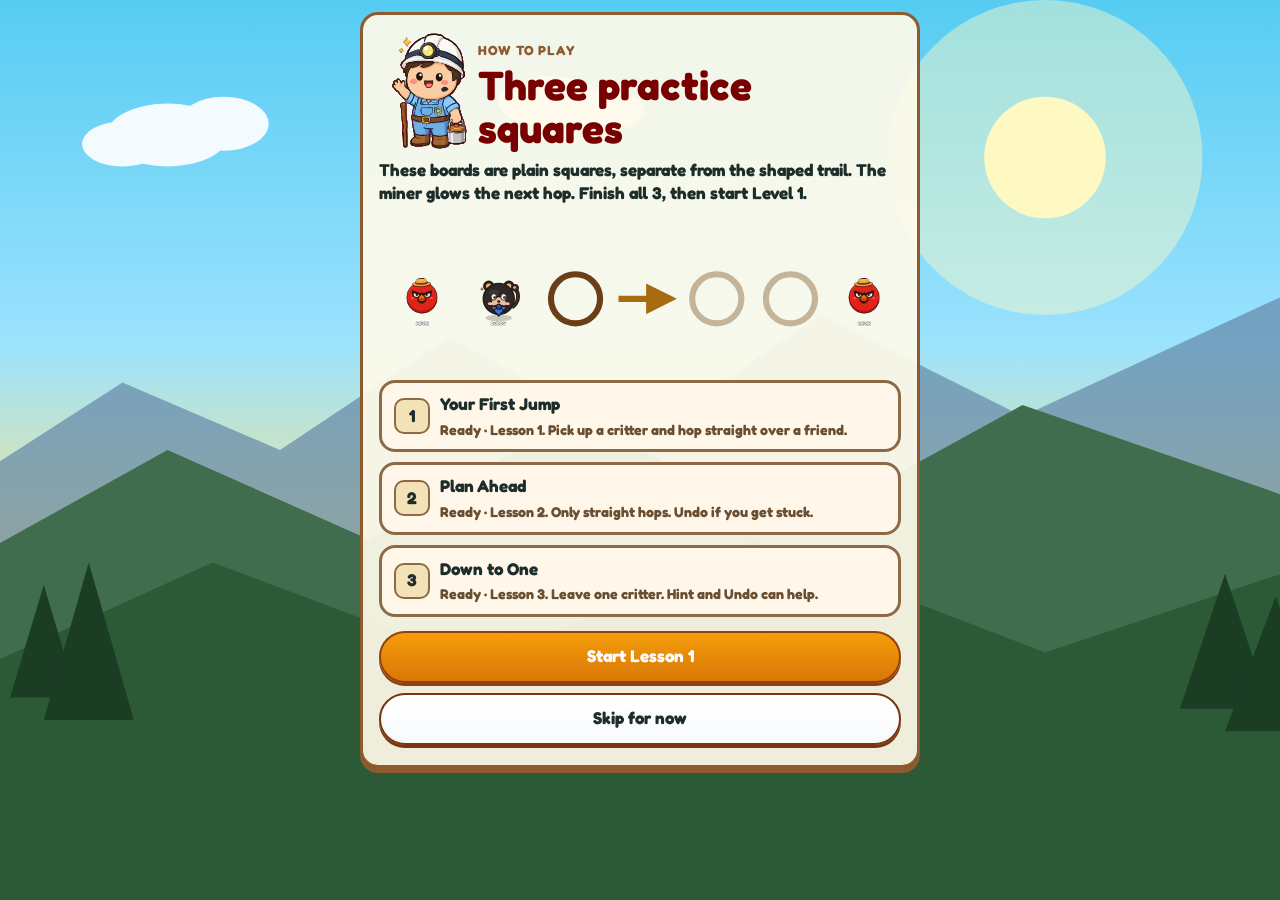
<file: index.html>
<!doctype html>
<html lang="en">
  <head>
    <meta charset="UTF-8" />
    <meta name="viewport" content="width=device-width, initial-scale=1, viewport-fit=cover" />
    <meta name="theme-color" content="#6b3a2a" />
    <meta name="color-scheme" content="light" />
    <title>Almost Heaven Critter Jump - a West Virginia critter peg-jump puzzle by Jupiter Rockets</title>
    <meta name="description" content="Almost Heaven Critter Jump - a West Virginia critter peg-jump puzzle by Jupiter Rockets" />
    <meta property="og:title" content="Almost Heaven Critter Jump - a West Virginia critter peg-jump puzzle by Jupiter Rockets" />
    <meta property="og:description" content="Almost Heaven Critter Jump - a West Virginia critter peg-jump puzzle by Jupiter Rockets" />
    <meta property="og:type" content="website" />
    <link rel="canonical" href="https://critterjump.com/" />
    <meta property="og:url" content="https://critterjump.com/" />
    <meta property="og:image" content="https://critterjump.com/og.png" />
    <meta property="og:image:width" content="1200" />
    <meta property="og:image:height" content="630" />
    <meta name="twitter:card" content="summary_large_image" />
    <meta name="twitter:title" content="Almost Heaven Critter Jump - a West Virginia critter peg-jump puzzle by Jupiter Rockets" />
    <meta name="twitter:description" content="Almost Heaven Critter Jump - a West Virginia critter peg-jump puzzle by Jupiter Rockets" />
    <meta name="twitter:image" content="https://critterjump.com/og.png" />
    <meta name="mobile-web-app-capable" content="yes" />
    <meta name="apple-mobile-web-app-capable" content="yes" />
    <meta name="apple-mobile-web-app-title" content="Critter Jump" />
    <link rel="icon" href="/favicon.ico" sizes="any" />
    <link rel="icon" href="/favicon-32.png" type="image/png" sizes="32x32" />
    <link rel="apple-touch-icon" href="/apple-touch-icon.png" />
    <link rel="manifest" href="/manifest.webmanifest" />
    <script type="module" crossorigin src="/assets/index-CXXJ9O0L.js"></script>
    <link rel="stylesheet" crossorigin href="/assets/index-BSpw4jbH.css">
  </head>
  <body>
    <div id="app"></div>
  </body>
</html>
</file>
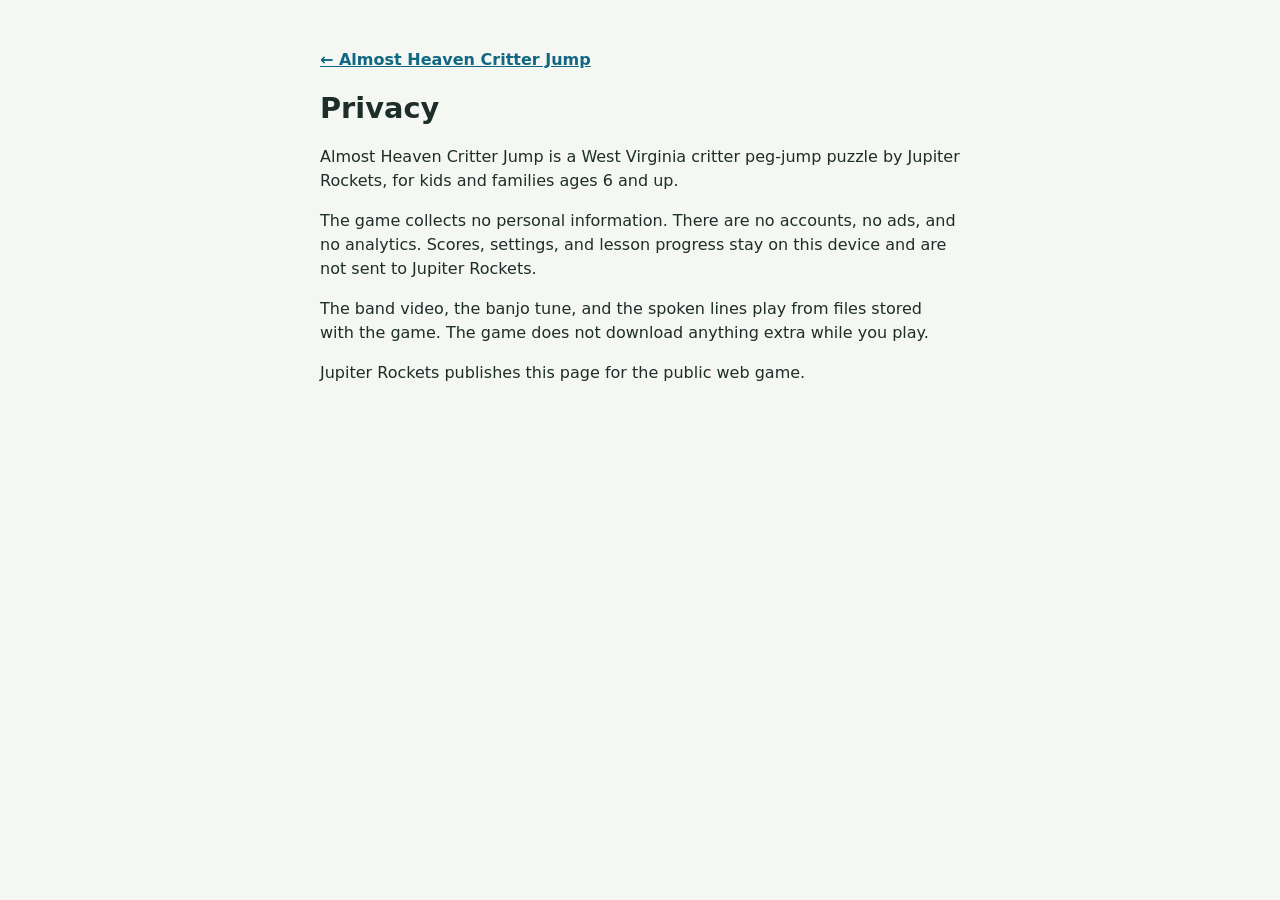
<file: privacy/index.html>
<!doctype html>
<html lang="en">
  <head>
    <meta charset="UTF-8" />
    <meta name="viewport" content="width=device-width, initial-scale=1" />
    <title>Privacy · Almost Heaven Critter Jump</title>
    <meta name="description" content="Almost Heaven Critter Jump collects no personal data. No ads. No accounts." />
    <style>
      :root { color: #1d2d2a; background: #f4f7f2; font-family: "Segoe UI", system-ui, sans-serif; }
      body { margin: 0; }
      main { max-width: 40rem; margin: 0 auto; padding: 32px 20px 64px; }
      a { color: #126782; font-weight: 700; }
      h1 { font-size: 1.8rem; line-height: 1.2; }
      p { line-height: 1.5; }
    </style>
  </head>
  <body>
    <main>
      <p><a href="../">← Almost Heaven Critter Jump</a></p>
      <h1>Privacy</h1>
      <p>Almost Heaven Critter Jump is a West Virginia critter peg-jump puzzle by Jupiter Rockets, for kids and families ages 6 and up.</p>
      <p>The game collects no personal information. There are no accounts, no ads, and no analytics. Scores, settings, and lesson progress stay on this device and are not sent to Jupiter Rockets.</p>
      <p>The band video, the banjo tune, and the spoken lines play from files stored with the game. The game does not download anything extra while you play.</p>
      <p>Jupiter Rockets publishes this page for the public web game.</p>
    </main>
  </body>
</html>
</file>
<file: assets/index-BSpw4jbH.css>
@font-face{font-family:Fredoka;font-style:normal;font-display:swap;font-weight:500;src:url(/assets/fredoka-latin-500-normal-B0JifZgm.woff2)format("woff2"),url(/assets/fredoka-latin-500-normal-BL692wg7.woff)format("woff")}@font-face{font-family:Fredoka;font-style:normal;font-display:swap;font-weight:600;src:url(/assets/fredoka-latin-600-normal-C4zohCW5.woff2)format("woff2"),url(/assets/fredoka-latin-600-normal-CcrEjrB4.woff)format("woff")}@font-face{font-family:Fredoka;font-style:normal;font-display:swap;font-weight:700;src:url(/assets/fredoka-latin-700-normal-BOIZVyIN.woff2)format("woff2"),url(/assets/fredoka-latin-700-normal-C8FeHd3X.woff)format("woff")}:root{--sky-top:#7ec8e3;--sky-bot:#d8f3dc;--field-top:#b7e4c7;--field-bot:#74c69d;--ridge-far:#52796f;--ridge-mid:#354f52;--bridge-red:#c1121f;--bridge-dark:#780000;--wood-light:#e9c46a;--wood-mid:#d4a373;--wood-dark:#8d5b2d;--river-blue:#219ebc;--river-deep:#126782;--ink:#1d2d2a;--cream:#fffbebeb;--cardinal:#ef3d3d;--honeybee:#ffe14a;--bear:#2e2927;--mothman:#5c5468;--teal:#2a9d8f;--hole:#4a2e16;--font:"Fredoka", "Comic Sans MS", "Segoe UI", system-ui, sans-serif;--bob:0;--tilt:0;--ears:0;--wings:0;--mouth:0;--eyes:0;color:var(--ink);font-family:var(--font);font-size:17px;line-height:1.35}*{box-sizing:border-box}html,body,#app{height:100%;margin:0}body{min-height:100dvh;color:var(--ink);background-color:#4d7c47;background-image:var(--ridge);background-position:50%;background-repeat:no-repeat;background-size:cover;background-attachment:fixed}button,input{font:inherit;color:inherit}h1,h2,h3{font-family:var(--font);color:var(--bridge-dark);margin:0;line-height:1.05}h1{font-size:clamp(1.45rem,6vw,2.4rem)}h2{font-size:1.35rem}p{margin:0}.sr{clip:rect(0, 0, 0, 0);border:0;width:1px;height:1px;margin:-1px;padding:0;position:absolute;overflow:hidden}.screen.scroll{height:100dvh;padding:calc(12px + env(safe-area-inset-top)) calc(12px + env(safe-area-inset-right)) calc(20px + env(safe-area-inset-bottom)) calc(12px + env(safe-area-inset-left));overflow:auto}.screen.game{height:100dvh;padding-top:env(safe-area-inset-top);padding-right:env(safe-area-inset-right);padding-bottom:env(safe-area-inset-bottom);padding-left:env(safe-area-inset-left);flex-direction:column;display:flex;overflow:hidden}.panel{background:var(--cream);border:3px solid var(--wood-dark);width:min(560px,100%);box-shadow:0 5px 0 var(--wood-dark);border-radius:18px;margin:0 auto;padding:16px 16px 20px}.kicker{letter-spacing:.06em;text-transform:uppercase;color:var(--wood-dark);margin:10px 0 4px;font-size:.78rem;font-weight:800}.lede{margin:8px 0 14px;font-weight:700}.fine{margin-top:12px;font-size:.85rem}.stack{flex-direction:column;gap:10px;margin-top:12px;display:flex}.btn{appearance:none;color:var(--ink);cursor:pointer;text-align:center;background:linear-gradient(#fff,#f8fafc);border:2px solid #78350f;border-radius:999px;min-height:52px;padding:10px 14px;font-weight:700;box-shadow:0 3px #78350f}.btn small{font-size:.78rem;font-weight:700;display:block}.btn.primary{color:#fff;background:linear-gradient(#f59e0b,#d97706);border-color:#92400e;box-shadow:0 3px #92400e}.btn[aria-pressed=true]{color:#14532d;background:linear-gradient(#dcfce7,#86efac);border-color:#166534;box-shadow:0 3px #166534}.btn.quit{width:100%}.btn.toggle{text-align:left;justify-content:space-between;align-items:center;display:flex}.btn:active:not(:disabled){box-shadow:0 0 0 var(--wood-dark);transform:translateY(3px)}.btn.primary:active:not(:disabled),.btn[aria-pressed=true]:active:not(:disabled){box-shadow:0 0 0 var(--bridge-dark)}.btn:disabled{opacity:.45;cursor:default}.btn:focus-visible,.text-link:focus-visible,.stone:focus-visible,.hole:focus-visible{outline:3px solid var(--teal);outline-offset:3px}.text-link{appearance:none;min-height:48px;color:var(--river-deep);cursor:pointer;background:0 0;border:0;padding:12px 4px;font-weight:800;text-decoration:underline}.hero-frame,.stage-frame{border:3px solid var(--wood-dark);background:#126782;border-radius:16px;position:relative;overflow:hidden}.hero-frame{height:168px}.hero-frame .still,.hero-frame video,.stage-frame .still,.stage-frame video{object-fit:cover;width:100%;height:100%;position:absolute;inset:0}.badge,.result-card .badge{border:2px solid var(--wood-dark);background:#fff;border-radius:12px;margin:8px 0 12px;padding:10px 12px;font-weight:800}.steps{margin:8px 0 0;padding-left:1.2rem}.steps li{margin:8px 0}.diagram{width:100%;height:auto;margin:8px 0;display:block}.prose p{margin:0 0 12px}.chapter{color:var(--bridge-dark);margin:18px 0 6px}.stones{border-left:4px solid var(--wood-mid);margin:0;padding:0 0 0 8px;list-style:none}.stone{text-align:left;color:#713f12;cursor:pointer;background:linear-gradient(#fef9c3,#fde047);border:2px solid #78350f;border-radius:999px;align-items:center;gap:10px;width:100%;min-height:64px;margin:8px 0;padding:10px;font-weight:700;display:flex;box-shadow:0 3px #78350f}.stone.locked{cursor:default;box-shadow:none;opacity:.7;background:#f6edd4}.stone.done{background:#fff}.stone .num{border:2px solid var(--wood-dark);background:#fff;border-radius:50%;flex:none;place-items:center;width:36px;height:36px;display:grid}.stone small{font-weight:700;display:block}.stone:active{box-shadow:0 0 0 var(--wood-dark);transform:translateY(3px)}.score-card{border:2px solid var(--wood-dark);background:#fff;border-radius:12px;margin:8px 0;padding:12px}.score-card .done,.stone .done{color:var(--bridge-dark);font-weight:800}.empty{margin:12px 0;font-weight:700}.game-shell{flex-direction:column;justify-content:flex-start;gap:4px;height:100%;min-height:0;padding:0 6px 6px;display:flex}.topbar{background:0 0;flex:none}.header-panel{background:var(--cream);border:3px solid var(--wood-dark);box-shadow:0 3px 0 var(--wood-dark);border-radius:16px;flex-direction:row;align-items:center;gap:6px;padding:6px 8px;display:flex}.game-shell h1{white-space:nowrap;font-size:1.05rem}.titles{flex:1;min-width:0}.subtitle{font-size:.78rem;font-weight:800}.eyebrow{color:var(--ridge-mid);white-space:nowrap;text-overflow:ellipsis;margin:0;font-size:.62rem;font-weight:800;line-height:1.15;overflow:hidden}.badges{flex-wrap:nowrap;justify-content:flex-end;align-items:center;gap:4px;display:flex}.hud-badge{border:2px solid var(--wood-dark);text-align:center;background:#fff;border-radius:12px;min-width:52px;padding:2px 6px;font-weight:800}.hud-badge span{letter-spacing:.04em;text-transform:uppercase;font-size:.68rem;display:block}.music-btn{min-width:0;min-height:36px;padding:4px 10px;font-size:.72rem}.hop-help{flex:none;min-height:32px;padding:2px 8px;font-size:.68rem}.playfield{background:50%/cover no-repeat;border-radius:18px;flex-direction:column;flex:none;gap:4px;min-height:0;display:flex}.stage{flex:none;margin:0 -6px;display:flex}.stage-frame{aspect-ratio:16/5;border-top:none;border-radius:0 0 18px 18px;width:100%;height:auto}.banner-fade{pointer-events:none;background:linear-gradient(#0000,#0ea5e947 55%,#0284c78c);height:28%;position:absolute;bottom:0;left:0;right:0}.banner-rapids{pointer-events:none;width:200%;height:26px;animation:3.2s linear infinite wave-slide;position:absolute;bottom:0;left:0}.banner-rapids path{fill:none;stroke:#ffffffe0;stroke-width:2.2px;stroke-linecap:round}.banner-rapids path:nth-child(2){stroke:#e0f2feb3}.banner-rapids path:nth-child(3){stroke:#fffffff2;stroke-width:2.6px}.banner-raft{z-index:2;pointer-events:none;animation:2.8s ease-in-out infinite raft-bob;position:absolute;bottom:0;left:12%;right:12%}.banner-raft .class-vi-hull{width:100%;height:68px;display:block;position:relative}.stage-caption{background:var(--cream);border:2px solid var(--wood-dark);letter-spacing:.05em;text-transform:uppercase;border-radius:999px;align-self:flex-start;margin:0;padding:2px 8px;font-size:.68rem;font-weight:800}.coach-row{z-index:3;flex:none;align-items:center;gap:6px;display:flex;position:relative}.coach{text-align:center;background:var(--cream);border:2px solid var(--wood-dark);border-radius:999px;flex:1;margin:0;padding:4px 10px;font-size:.75rem;font-weight:700}.mascot{object-fit:contain;flex:none;width:44px;height:54px}.mascot-guide{width:84px;height:100px;margin:0 auto 4px;display:block}.mascot-cheer{width:72px;height:86px}.coach.wiggle{animation:.35s wiggle}@keyframes wiggle{0%,to{transform:translate(0)}25%{transform:translate(-4px)}75%{transform:translate(4px)}}.board-wrap{z-index:1;flex:none;justify-content:center;align-items:center;display:flex;position:relative}.board-frame{aspect-ratio:1;width:min(92vw,520px);box-shadow:none;background:0 0;border:none;border-radius:0;position:relative;overflow:visible}.board{touch-action:none;-webkit-user-select:none;user-select:none;width:100%;height:100%;display:block;overflow:visible}.cup{fill:var(--hole);filter:inset 0 0 0 0}.ring{fill:none;stroke-width:3.5px;pointer-events:none}.aim{fill:none;stroke:#0000;stroke-width:4px;pointer-events:none;opacity:0}.ring-cardinal .ring{stroke:var(--cardinal)}.ring-honeybee .ring{stroke:var(--honeybee)}.ring-bear .ring{stroke:var(--bear)}.ring-mothman .ring{stroke:var(--mothman)}.glow{fill:none;stroke:var(--teal);stroke-width:5px;opacity:0;pointer-events:none}.hole{cursor:pointer}.hole.is-target .aim{stroke:#22c55e;fill:#22c55e40;opacity:1;animation:.9s ease-in-out infinite pulse-ring}.hole.is-target .ring{stroke:#22c55e}.hole.is-selected .aim{stroke:#38bdf8;fill:#38bdf838;opacity:1;animation:.9s ease-in-out infinite pulse-ring}.hole.is-hint-from .aim{stroke:#16a34a;stroke-dasharray:5 4;fill:none;opacity:1}@keyframes pulse-ring{0%,to{transform:scale(1)}50%{transform:scale(1.08)}}.peg-label{font-family:var(--font);fill:#fff;stroke:#1d2d2a;stroke-width:.45px;paint-order:stroke;pointer-events:none;font-size:3.6px;font-weight:800}.board .peg-label{display:none}.peg-token{pointer-events:none}.dance-head,.dance-ears,.dance-wings,.dance-mouth,.dance-eyes{transform-box:fill-box;transform-origin:50%}html[data-dancing="1"] .dance-head{transform:translateY(calc(var(--bob) * 1px)) rotate(calc(var(--tilt) * 1deg))}html[data-dancing="1"] .dance-ears{transform:rotate(calc(var(--ears) * 1deg))}html[data-dancing="1"] .dance-wings{transform:scaleX(calc(1 + var(--wings)))}html[data-dancing="1"] .dance-mouth{transform:scaleY(calc(1 + var(--mouth)));transform-origin:top}html[data-dancing="1"] .dance-eyes{transform:scale(calc(1 + var(--eyes)))}html[data-dancing="1"] [data-critter=mothman] .dance-eyes{transform:scale(calc(1.05 + var(--eyes) * 3));filter:drop-shadow(0 0 2px #ff3b3b)}.pose-jump,.peg-token.is-airborne .pose-peg,.victory-face .pose-peg{display:none}.peg-token.is-airborne .pose-jump,.victory-face .pose-jump{display:block}.buddy-wave{transform-box:fill-box;transform-origin:0 100%}html[data-dancing="1"][data-buddy-idle="1"] .board .buddy-wave{animation:.48s ease-in-out 2 buddy-wave}.hole.is-selected .buddy-wave,.peg-token.is-waving .buddy-wave{animation:.42s ease-in-out 3 buddy-wave}.victory-face.is-buddy .buddy-wave{animation:.62s ease-in-out infinite buddy-wave-big}@keyframes buddy-wave{0%,to{transform:rotate(6deg)}45%{transform:rotate(-58deg)}}@keyframes buddy-wave-big{0%,to{transform:rotate(10deg)scale(1.05)}45%{transform:rotate(-72deg)scale(1.28)}}.victory-face{width:210px;height:230px;margin:0 auto;display:block}#hint-line{stroke:var(--teal);stroke-width:5px;stroke-linecap:round;pointer-events:none}#coach-line{stroke:#d97706;stroke-width:6px;stroke-linecap:round;pointer-events:none}#move-thumb,#move-thumb *{pointer-events:none}#thumb-arc{stroke:#111;stroke-width:3.5px;stroke-linecap:round;stroke-linejoin:round;stroke-dasharray:1.2 10}#thumb-ripple{stroke:#f59e0b;stroke-width:5px}#move-thumb.is-still #thumb-hand{transform-box:fill-box}.bunny-eye{transform-box:fill-box;transform-origin:50%}.bunny-eye.blink{animation:.12s ease-in-out bunny-blink}@keyframes bunny-blink{0%,to{transform:scaleY(1)}50%{transform:scaleY(.1)}}.bunny-ear-l,.bunny-ear-r{transform-box:fill-box;transform-origin:50% 95%;animation:2.6s ease-in-out infinite bunny-ear}.bunny-ear-r{animation-delay:-1.3s}@keyframes bunny-ear{0%,to{transform:rotate(0)}50%{transform:rotate(-6deg)}}.bunny-heart{transform-box:fill-box;transform-origin:50% 55%;animation:1.1s ease-in-out infinite bunny-heart}@keyframes bunny-heart{0%,60%,to{transform:scale(1)}15%{transform:scale(1.12)}30%{transform:scale(.98)}42%{transform:scale(1.07)}}@media (prefers-reduced-motion:reduce){.bunny-eye,.bunny-ear-l,.bunny-ear-r,.bunny-heart{animation:none}}.practice-stamp{font-family:var(--font);letter-spacing:.14em;fill:#b4534a;stroke:#fff8ea;stroke-width:4px;paint-order:stroke fill;font-size:28px;font-weight:800}.hole.is-coach-from .aim,.hole.is-coach-to .aim{opacity:1;animation:.9s ease-in-out infinite pulse-ring}.hole.is-coach-from .aim{stroke:#f59e0b;fill:#f59e0b47}.hole.is-coach-to .aim{stroke:#16a34a;fill:#22c55e4d}.lesson-list{gap:10px;margin:8px 0 14px;display:grid}.lesson-card{text-align:left;color:inherit;font:inherit;background:#fff8ea;border:3px solid #8d6a45;border-radius:16px;grid-template-columns:auto 1fr;gap:4px 10px;padding:10px 12px;font-weight:700;display:grid}.lesson-card small{color:#6b4f32;grid-column:2;font-weight:700}.lesson-num{background:#f3e2b8;border:2px solid #8d6a45;border-radius:10px;grid-row:span 2;align-self:center;place-items:center;width:36px;height:36px;display:grid}.raft{z-index:2;color:#fff;background:linear-gradient(#0ea5e9,#0284c7 55%,#0369a1);border:4px solid #6b3e18;border-radius:16px;flex:none;padding:14px 8px 2px;position:relative;overflow:hidden}.raft-waves{pointer-events:none;width:200%;height:26px;animation:2.4s linear infinite wave-slide;position:absolute;bottom:0;left:0}.raft-waves path{fill:none;stroke:#fff;stroke-width:2.6px;stroke-linecap:round}.raft-waves path:nth-child(2){stroke:#ffffffb8}.raft-waves path:nth-child(3){stroke:#bae6fdf2}.raft-pill{color:#fff;background:#c1121f;border:2px solid #780000;border-radius:999px;margin:0;padding:3px 10px;font-size:.68rem;font-weight:700;position:absolute;top:-2px;left:12px}.raft-chips{min-height:96px;position:relative}.class-vi{transform-origin:50% 70%;min-height:108px;animation:2.6s ease-in-out infinite raft-rock;position:relative}.raft-photo{z-index:2;pointer-events:none;width:100%;height:auto;display:block;position:relative}.raft-riders{z-index:3;pointer-events:none;justify-content:center;align-items:flex-start;gap:4px;height:78%;display:flex;position:absolute;top:-14%;left:22%;right:18%}.raft-empty{z-index:1;text-align:center;color:#fff;margin:2px 12px 0;font-size:.75rem;font-weight:700;position:relative}.rider{clip-path:inset(0 0 48%);flex:1 1 0;min-width:56px;max-width:84px;height:124px;position:relative}.coach-host{object-fit:contain;flex:none;width:54px;height:54px}.welcome-row{align-items:center;gap:8px;display:flex}.welcome-row .miner-pose{object-fit:contain;width:92px;height:120px;animation:.455s ease-in-out infinite miner-bob}.miner-pose{transform-origin:50% 90%}.level-block{margin:14px 0 22px}.level-block.is-locked{opacity:.72}.level-title{border-radius:16px;width:100%;height:auto;display:block}.level-host{align-items:center;gap:8px;margin:8px 0;display:flex}.level-host img{object-fit:contain;width:72px;height:72px}.board-picks{grid-template-columns:1fr 1fr;gap:8px;display:grid}.board-pick{color:inherit;font:inherit;background:#fffbeb;border:2px solid #78350f;border-radius:16px;justify-items:center;gap:2px;padding:6px;font-weight:700;display:grid}.board-pick img{width:100%;height:auto}.board-pick.locked{opacity:.55}.intro-host{object-fit:contain;width:120px;height:120px;margin:8px auto;display:block}.miner-rig{aspect-ratio:634/1024;width:108px;margin:0 auto 8px;position:relative}.miner-coach{width:168px}.miner-layer{object-fit:fill;width:100%;height:100%;position:absolute;inset:0}.miner-upper{transform-origin:48.9% 75.2%;animation:.455s ease-in-out infinite miner-bob;position:absolute;inset:0}@keyframes miner-bob{0%,to{transform:translateY(0)rotate(0)}50%{transform:translateY(-2.2%)rotate(-1.6deg)}}.rider svg{width:100%;height:100%;display:block}.rider .peg-label{display:none}.splash-ring{opacity:0;border:2px solid #fff;border-radius:50%;width:18px;height:10px;position:absolute;bottom:8px}.just-splashed .splash-ring{animation:.6s ease-out splash-ring}@keyframes wave-slide{0%{transform:translate(0)}to{transform:translate(-18%)}}@keyframes raft-bob{0%,to{transform:translateY(0)}50%{transform:translateY(-4px)}}@keyframes raft-rock{0%,to{transform:translateY(0)rotate(-1.4deg)}50%{transform:translateY(-6px)rotate(1.6deg)}}@keyframes splash-ring{0%{opacity:.9;transform:scale(.4)}to{opacity:0;transform:scale(1.8)}}.victory-modal{z-index:60;place-items:center;padding:16px;display:grid;position:fixed;inset:0}.victory-modal[hidden]{display:none!important}.victory-scrim{background:#0c18129e;position:absolute;inset:0}.victory-card{z-index:1;text-align:center;background:#fffbeb;border:5px solid #8b5a2b;border-radius:28px;width:min(92vw,420px);padding:16px 14px 14px;position:relative;overflow:hidden}.rank-badge{z-index:2;color:#713f12;background:#fde047;border:2px solid #a16207;border-radius:999px;width:fit-content;max-width:100%;margin:4px auto 0;padding:4px 14px;font-size:.95rem;font-weight:700;line-height:1.25;display:block;position:relative}.victory-card h2,.victory-card>p,.victory-card .stack,.victory-card .mascot-cheer,.victory-card .victory-critter{z-index:2;position:relative}.victory-card h2{margin:4px 0 0;font-size:1.35rem}.confetti{pointer-events:none;opacity:.55;background-image:radial-gradient(circle,#fde047 0 5px,#0000 6px),radial-gradient(circle,#ef4444 0 4px,#0000 5px),radial-gradient(circle,#38bdf8 0 4px,#0000 5px),radial-gradient(circle,#86efac 0 5px,#0000 6px);background-position:6px 0,28px 12px,8px 30px,40px 4px;background-size:48px 64px,70px 80px,56px 72px,64px 76px;animation:1.8s linear infinite confetti-fall;position:absolute;inset:0}@keyframes confetti-fall{to{background-position:6px 64px,28px 92px,8px 102px,40px 80px}}.game-shell.is-celebrating .hud{visibility:hidden}.result-card{background:var(--cream);border:3px solid var(--wood-dark);box-shadow:0 4px 0 var(--wood-dark);border-radius:18px;padding:12px}.result-card.win{border-color:var(--bridge-dark)}.result-card.win h2{animation:.455s ease-in-out 4 heaven-bounce}.result-card p{margin-top:6px}@keyframes heaven-bounce{0%,to{transform:translateY(0)}40%{transform:translateY(-6px)}}.hud{flex-direction:column;flex:none;gap:8px;display:flex}.hud-row{grid-template-columns:repeat(4,minmax(0,1fr));gap:6px;display:grid}.hud-pill{flex-direction:column;justify-content:center;align-items:center;gap:1px;min-height:44px;padding:4px 2px;font-size:.68rem;line-height:1;display:flex}.hud-pill svg{width:18px;height:18px}dialog{border:3px solid var(--wood-dark);color:var(--ink);width:min(420px,100% - 24px);box-shadow:0 5px 0 var(--wood-dark);background:#fffbeb;border-radius:18px;padding:18px}dialog::backdrop{background:#1d2d2a73}dialog p{margin:10px 0 0}@media (orientation:landscape) and (width>=720px),(orientation:landscape) and (height<=520px){.game-shell{grid-template-rows:auto minmax(0,1fr) auto;grid-template-columns:minmax(200px,34%) minmax(0,1fr);gap:4px;padding:4px;display:grid}.stage{grid-area:1/1/span 3;min-height:0;margin:0}.stage-frame{aspect-ratio:auto;border-top:3px solid var(--wood-dark);border-radius:16px;height:100%}.topbar{grid-area:1/2}.playfield{grid-area:2/2;display:flex}.hud{grid-area:3/2}.board-frame{width:min(100%,520px)}}@media (orientation:landscape) and (height<=520px){.game-shell{gap:4px;padding:4px}.header-panel{padding:4px 8px}.header-panel h1{font-size:1.05rem}.subtitle,.stage-caption{display:none}.hud{grid-template-columns:repeat(4,minmax(0,1fr));gap:8px;display:grid}.hud-row{display:contents}.btn{min-height:44px}.coach{white-space:nowrap;text-overflow:ellipsis;padding:4px 10px;overflow:hidden}}@media (prefers-reduced-motion:reduce){.hole.is-target .aim,.coach.wiggle,.result-card.win h2,.class-vi,.banner-raft,.raft-waves,.banner-rapids,.buddy-wave{animation:none}html[data-dancing="1"] .dance-head,html[data-dancing="1"] .dance-ears,html[data-dancing="1"] .dance-wings,html[data-dancing="1"] .dance-mouth,html[data-dancing="1"] .dance-eyes{transform:none}}@media (forced-colors:active){.btn,.stone,.panel,.header-panel,.raft{border:2px solid buttontext}}
</file>
